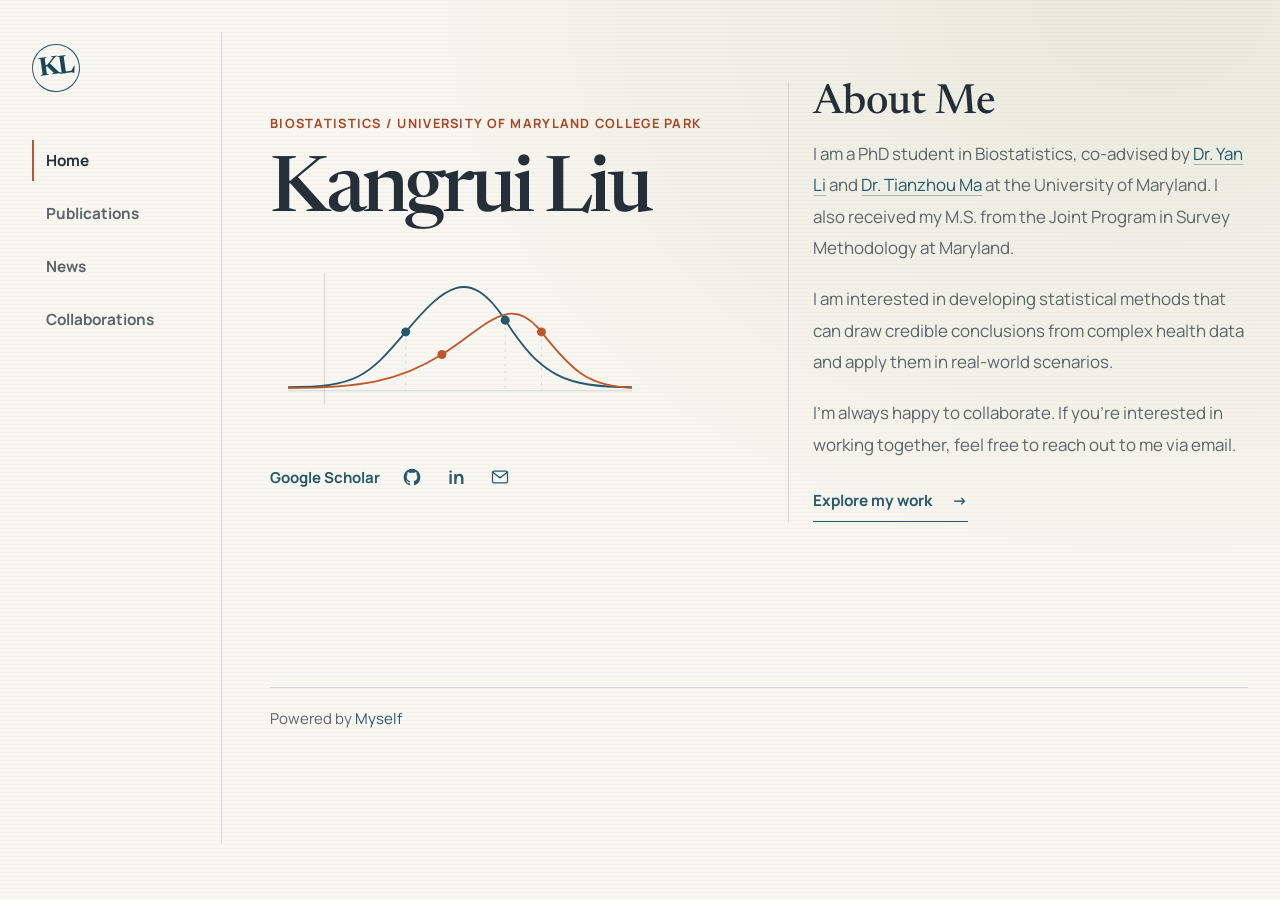
<file: index.html>
<!DOCTYPE html>
<html lang="en">
<head>
  <meta charset="UTF-8">
  <meta name="viewport" content="width=device-width, initial-scale=1.0">
  <meta
    name="description"
    content="Kangrui Liu's personal website."
  >
  <title>Kangrui Liu | RA@EPIB UMD</title>
  <link rel="preconnect" href="https://fonts.googleapis.com">
  <link rel="preconnect" href="https://fonts.gstatic.com" crossorigin>
  <link
    href="https://fonts.googleapis.com/css2?family=Newsreader:opsz,wght@6..72,500;6..72,700&family=Manrope:wght@400;500;600;700&display=swap"
    rel="stylesheet"
  >
  <link rel="stylesheet" href="styles.css">
</head>
<body>
  <div class="page-shell">
    <header class="site-header">
      <a class="site-mark" href="index.html" aria-label="Kangrui Liu home">KL</a>
      <nav class="site-nav" aria-label="Primary navigation">
        <a class="is-active" href="index.html" aria-current="page">Home</a>
        <a href="publications.html">Publications</a>
        <a href="news.html">News</a>
        <a href="collaborations.html">Collaborations</a>
      </nav>
    </header>
    <main>
      <section class="hero" id="home">
        <div class="hero-copy">
          <p class="eyebrow">Biostatistics / University of Maryland College Park</p>
          <h1 id="profile-name">Kangrui Liu</h1>
          <svg class="research-art" viewBox="0 0 420 180" fill="none" aria-hidden="true">
            <path d="M20 150H400M60 165V20" stroke="currentColor" opacity=".2"/>
            <path d="M20 146C95 146 108 135 150 85S220 10 260 72 325 146 400 146" stroke="currentColor" stroke-width="2"/>
            <path d="M20 147C100 147 142 140 190 110S265 40 300 85 353 145 400 147" stroke="#bf572d" stroke-width="2"/>
            <circle cx="150" cy="85" r="5" fill="currentColor"/><circle cx="260" cy="72" r="5" fill="currentColor"/>
            <circle cx="300" cy="85" r="5" fill="#bf572d"/><circle cx="190" cy="110" r="5" fill="#bf572d"/>
            <path d="M150 85V150M260 72V150M300 85V150" stroke="currentColor" opacity=".2" stroke-dasharray="3 5"/>
          </svg>
          <!-- <p class="hero-affiliation" id="profile-affiliation">University of Maryland, College Park</p> -->
          <div class="hero-links" aria-label="Profile links">
            <a href="#" target="_blank" rel="noreferrer" aria-label="Google Scholar" id="profile-scholar-link">Google Scholar</a>
            <a href="#" target="_blank" rel="noreferrer" aria-label="GitHub" id="profile-github-link">
              <svg viewBox="0 0 24 24" aria-hidden="true">
                <path d="M12 2C6.48 2 2 6.58 2 12.22c0 4.5 2.87 8.32 6.84 9.67.5.1.68-.22.68-.49 0-.24-.01-1.04-.01-1.88-2.78.62-3.37-1.21-3.37-1.21-.46-1.18-1.11-1.5-1.11-1.5-.91-.64.07-.63.07-.63 1 .07 1.53 1.05 1.53 1.05.9 1.57 2.35 1.12 2.92.86.09-.67.35-1.12.63-1.38-2.22-.26-4.55-1.14-4.55-5.09 0-1.12.39-2.03 1.03-2.75-.1-.26-.45-1.31.1-2.72 0 0 .84-.28 2.75 1.05A9.3 9.3 0 0 1 12 6.84c.85 0 1.7.12 2.5.36 1.9-1.33 2.74-1.05 2.74-1.05.55 1.41.2 2.46.1 2.72.64.72 1.03 1.63 1.03 2.75 0 3.96-2.34 4.82-4.57 5.08.36.32.68.95.68 1.91 0 1.38-.01 2.49-.01 2.83 0 .27.18.6.69.49A10.24 10.24 0 0 0 22 12.22C22 6.58 17.52 2 12 2Z"/>
              </svg>
            </a>
            <a href="#" target="_blank" rel="noreferrer" aria-label="LinkedIn" id="profile-linkedin-link">in</a>
            <a id="profile-contact-link" href="mailto:krliu67@umd.edu" aria-label="Email Kangrui Liu" title="Email: krliu67@umd.edu">
              <svg viewBox="0 0 24 24" stroke="currentColor" stroke-width="1.5" aria-hidden="true"><rect x="3" y="5" width="18" height="14" rx="2"/><path d="m3 6 9 7 9-7"/></svg>
            </a>
          </div>
        </div>
        <div class="intro-card">
          <h2>About Me</h2>
          <div id="about-content"></div>
          <a class="work-link" href="publications.html">Explore my work <span aria-hidden="true">&rarr;</span></a>
        </div>
      </section>
    </main>

    <footer class="site-footer">
      <p><span id="footer-prefix">Powered by</span> <a href="#" target="_blank" rel="noreferrer" id="footer-link">Me</a></p>
    </footer>
  </div>

  <script src="content.js"></script>
  <script src="script.js"></script>
</body>
</html>
</file>
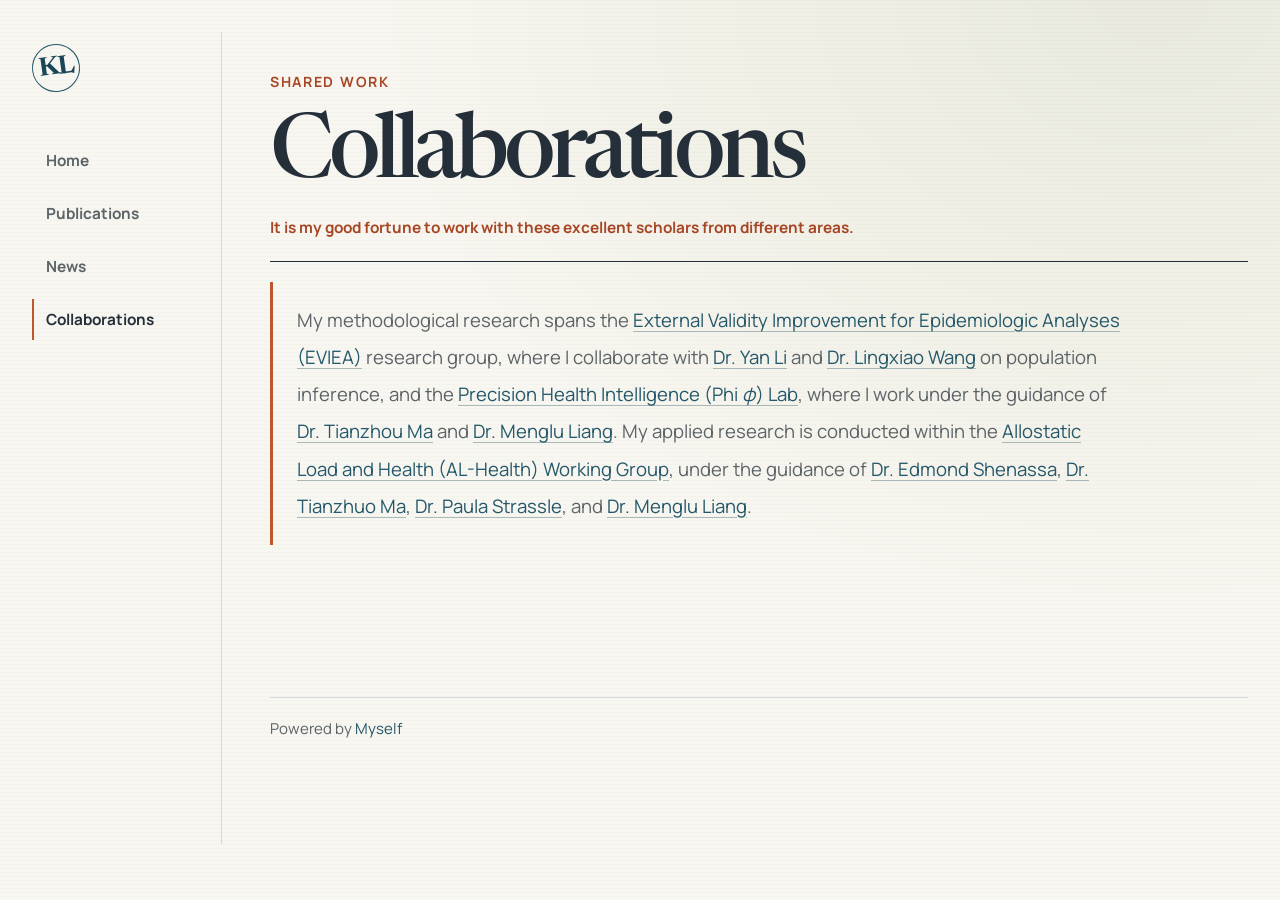
<file: collaborations.html>
<!DOCTYPE html>
<html lang="en">
<head>
  <meta charset="UTF-8">
  <meta name="viewport" content="width=device-width, initial-scale=1.0">
  <meta name="description" content="Research collaborations of Kangrui Liu.">
  <title>Collaborations | Kangrui Liu</title>
  <link rel="preconnect" href="https://fonts.googleapis.com">
  <link rel="preconnect" href="https://fonts.gstatic.com" crossorigin>
  <link href="https://fonts.googleapis.com/css2?family=Newsreader:opsz,wght@6..72,500;6..72,700&family=Manrope:wght@400;500;600;700&display=swap" rel="stylesheet">
  <link rel="stylesheet" href="styles.css">
</head>
<body>
  <div class="page-shell">
    <header class="site-header">
      <a class="site-mark" href="index.html" aria-label="Kangrui Liu home">KL</a>
      <nav class="site-nav" aria-label="Primary navigation">
        <a href="index.html">Home</a>
        <a href="publications.html">Publications</a>
        <a href="news.html">News</a>
        <a class="is-active" href="collaborations.html" aria-current="page">Collaborations</a>
      </nav>
    </header>
    <main>
      <section class="section page-section" id="collaborators">
        <div class="section-heading">
          <p class="eyebrow">Shared work</p>
          <h1>Collaborations</h1>
          <p class="section-note collaborations-note-plain" id="collaborations-note"><strong>It is my good fortune to work with these excellent scholars from different areas.</strong></p>
        </div>
        <div class="list-card collaborations-card">
          <div class="collaborations-text" id="collaborations-list"></div>
        </div>
      </section>
    </main>
    <footer class="site-footer"><p><span id="footer-prefix">Powered by</span> <a href="#" target="_blank" rel="noreferrer" id="footer-link">Me</a></p></footer>
  </div>
  <script src="content.js"></script>
  <script src="script.js"></script>
</body>
</html>
</file>
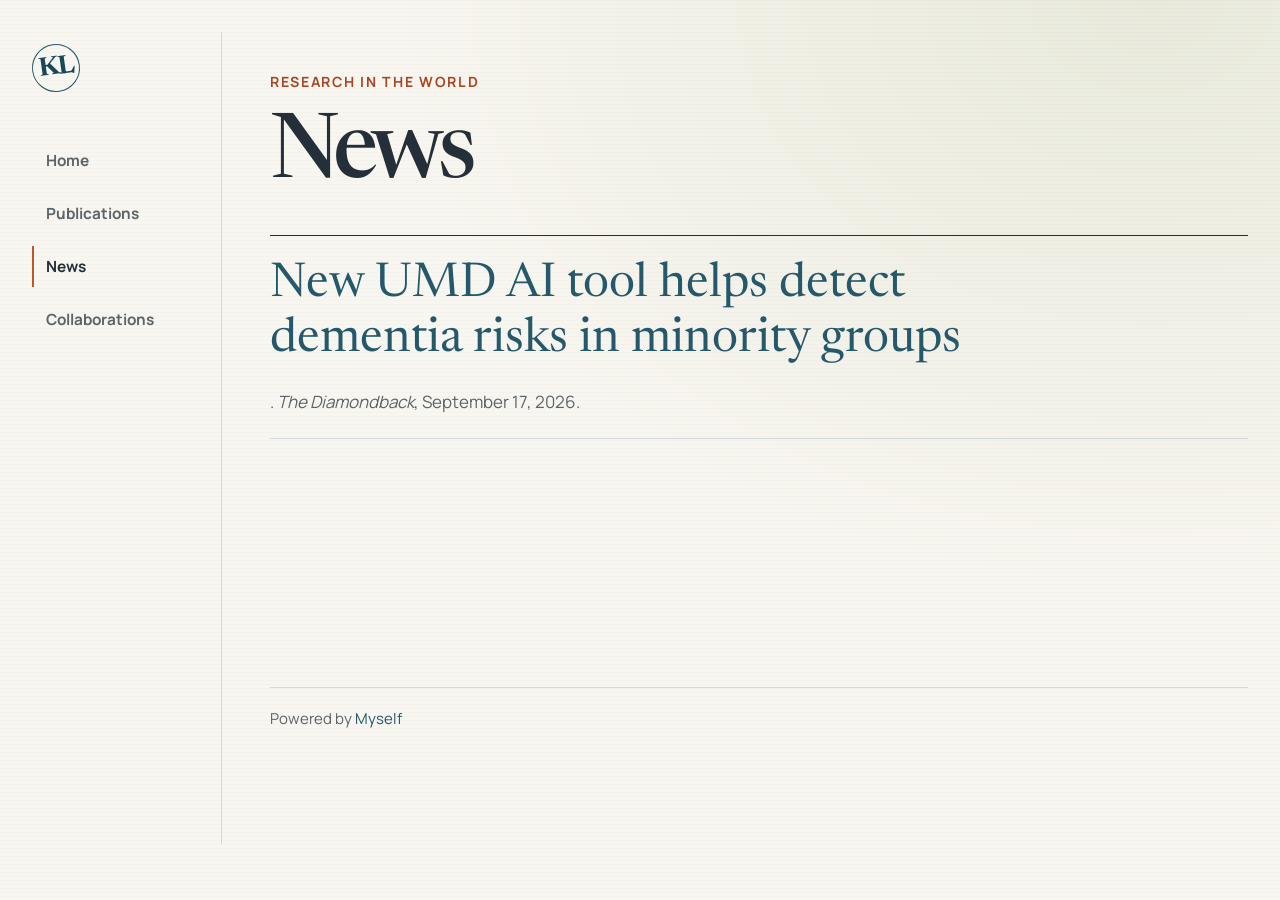
<file: news.html>
<!DOCTYPE html>
<html lang="en">
<head>
  <meta charset="UTF-8">
  <meta name="viewport" content="width=device-width, initial-scale=1.0">
  <meta name="description" content="News coverage featuring Kangrui Liu's research.">
  <title>News | Kangrui Liu</title>
  <link rel="preconnect" href="https://fonts.googleapis.com">
  <link rel="preconnect" href="https://fonts.gstatic.com" crossorigin>
  <link href="https://fonts.googleapis.com/css2?family=Newsreader:opsz,wght@6..72,500;6..72,700&family=Manrope:wght@400;500;600;700&display=swap" rel="stylesheet">
  <link rel="stylesheet" href="styles.css">
</head>
<body>
  <div class="page-shell">
    <header class="site-header">
      <a class="site-mark" href="index.html" aria-label="Kangrui Liu home">KL</a>
      <nav class="site-nav" aria-label="Primary navigation">
        <a href="index.html">Home</a>
        <a href="publications.html">Publications</a>
        <a class="is-active" href="news.html" aria-current="page">News</a>
        <a href="collaborations.html">Collaborations</a>
      </nav>
    </header>
    <main>
      <section class="section page-section" id="news">
        <div class="section-heading">
          <p class="eyebrow">Research in the world</p>
          <h1>News</h1>
        </div>
        <div class="list-card" id="news-list"></div>
      </section>
    </main>
    <footer class="site-footer"><p><span id="footer-prefix">Powered by</span> <a href="#" target="_blank" rel="noreferrer" id="footer-link">Me</a></p></footer>
  </div>
  <script src="content.js"></script>
  <script src="script.js"></script>
</body>
</html>
</file>
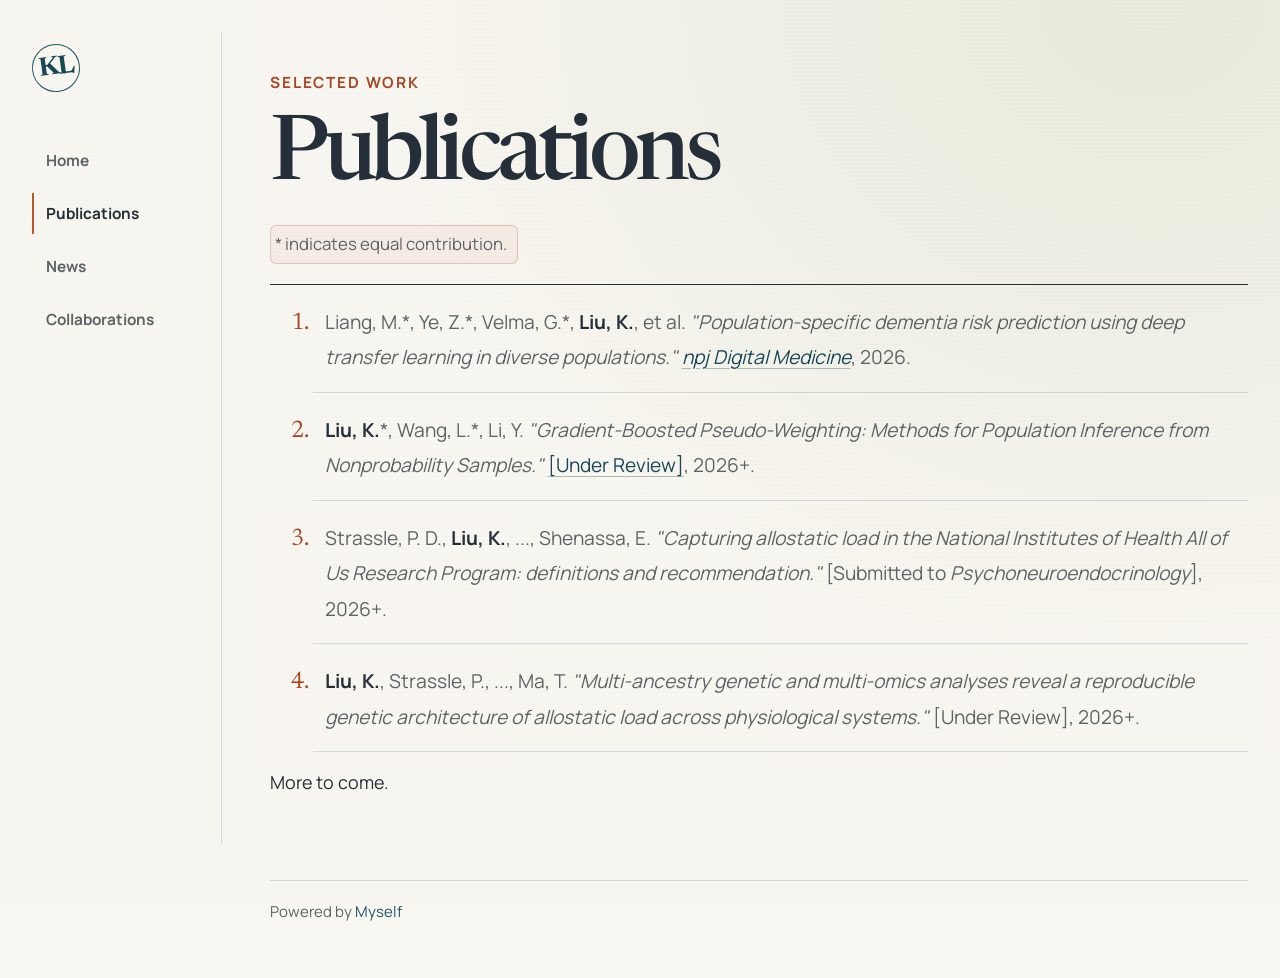
<file: publications.html>
<!DOCTYPE html>
<html lang="en">
<head>
  <meta charset="UTF-8">
  <meta name="viewport" content="width=device-width, initial-scale=1.0">
  <meta name="description" content="Publications by Kangrui Liu.">
  <title>Publications | Kangrui Liu</title>
  <link rel="preconnect" href="https://fonts.googleapis.com">
  <link rel="preconnect" href="https://fonts.gstatic.com" crossorigin>
  <link href="https://fonts.googleapis.com/css2?family=Newsreader:opsz,wght@6..72,500;6..72,700&family=Manrope:wght@400;500;600;700&display=swap" rel="stylesheet">
  <link rel="stylesheet" href="styles.css">
</head>
<body>
  <div class="page-shell">
    <header class="site-header">
      <a class="site-mark" href="index.html" aria-label="Kangrui Liu home">KL</a>
      <nav class="site-nav" aria-label="Primary navigation">
        <a href="index.html">Home</a>
        <a class="is-active" href="publications.html" aria-current="page">Publications</a>
        <a href="news.html">News</a>
        <a href="collaborations.html">Collaborations</a>
      </nav>
    </header>
    <main>
      <section class="section page-section" id="publications">
        <div class="section-heading">
          <p class="eyebrow">Selected work</p>
          <h1>Publications</h1>
          <div class="contribution-note">
            <!-- <span class="contribution-star" aria-hidden="true">*</span> -->
            <p class="section-note" id="publications-note">* indicates equal contribution.</p>
          </div>
        </div>
        <div class="list-card" id="publications-list"></div>
        <p class="publications-more">More to come.</p>
      </section>
    </main>
    <footer class="site-footer"><p><span id="footer-prefix">Powered by</span> <a href="#" target="_blank" rel="noreferrer" id="footer-link">Me</a></p></footer>
  </div>
  <script src="content.js"></script>
  <script src="script.js"></script>
</body>
</html>
</file>
<file: styles.css>
:root {
  --bg: #f8f6f0;
  --bg-soft: #eaf0ff;
  --panel: #ffffff;
  --panel-strong: #f4f7ff;
  --line: rgba(30, 67, 140, 0.16);
  --text: #242f39;
  --muted: #5c6468;
  --accent: #24586a;
  --accent-strong: #194758;
  --shadow: 0 18px 45px rgba(30, 67, 140, 0.11);
  --radius-lg: 24px;
  --radius-md: 18px;
  --radius-sm: 999px;
  --content-width: 1080px;
}

* {
  box-sizing: border-box;
}

html {
  scroll-behavior: smooth;
}

body {
  margin: 0;
  min-height: 100vh;
  color: var(--text);
  font-family: "Manrope", sans-serif;
  font-size: 15px;
  background:
    radial-gradient(circle at 4% 2%, rgba(126, 171, 255, 0.32), transparent 28%),
    radial-gradient(circle at 98% 22%, rgba(255, 212, 137, 0.25), transparent 25%),
    linear-gradient(180deg, #fbfcff 0%, #f2f6ff 56%, #f9fbff 100%);
}

body::before {
  content: "";
  position: fixed;
  inset: 0;
  pointer-events: none;
  background:
    linear-gradient(rgba(35, 100, 216, 0.035) 1px, transparent 1px),
    linear-gradient(90deg, rgba(35, 100, 216, 0.035) 1px, transparent 1px);
  background-size: 42px 42px;
  mask-image: radial-gradient(circle at center, black, transparent 86%);
}

a {
  color: inherit;
  text-decoration: none;
}

.page-shell {
  width: min(calc(100% - 32px), var(--content-width));
  margin: 0 auto;
  padding: 32px 0 56px;
}

.site-header {
  display: flex;
  align-items: center;
  justify-content: space-between;
  gap: 24px;
  margin-bottom: 22px;
  padding: 10px 0;
}

.site-mark {
  color: var(--accent-strong);
  font-family: "Newsreader", serif;
  font-size: 1.65rem;
  font-weight: 700;
  letter-spacing: -0.08em;
}

.site-nav {
  display: flex;
  flex-wrap: wrap;
  justify-content: flex-end;
  gap: 4px;
}

.site-nav a {
  padding: 8px 11px;
  border-radius: var(--radius-sm);
  color: var(--muted);
  font-size: 0.82rem;
  font-weight: 700;
}

.site-nav a:hover,
.site-nav a.is-active {
  color: var(--accent-strong);
  background: rgba(35, 100, 216, 0.1);
}

h1,
h2,
h3 {
  font-family: "Newsreader", serif;
}

.hero {
  display: grid;
  grid-template-columns: minmax(280px, 420px) minmax(0, 1fr);
  gap: 24px;
  align-items: stretch;
  padding: 20px 0 28px;
}

.hero-copy h1 {
  margin: 0 0 6px;
  color: var(--accent);
  font-size: clamp(2.4rem, 6vw, 3.8rem);
  line-height: 1;
  text-align: center;
  letter-spacing: -0.05em;
}

.content-card p,
.list-item p,
.collaborator-card p {
  color: var(--muted);
  font-size: 0.95rem;
  line-height: 1.65;
}

.hero-copy {
  display: flex;
  flex-direction: column;
  justify-content: center;
  width: 100%;
  margin: 0;
  padding: 24px 20px 16px;
  border: 1px solid var(--line);
  border-radius: var(--radius-lg);
  background: linear-gradient(145deg, rgba(255, 255, 255, 0.97), rgba(242, 247, 255, 0.94));
  box-shadow: var(--shadow);
  text-align: center;
}

.intro-card {
  padding: 24px;
  border: 1px solid var(--line);
  border-radius: var(--radius-lg);
  background: linear-gradient(145deg, rgba(255, 255, 255, 0.97), rgba(242, 247, 255, 0.94));
  box-shadow: var(--shadow);
}

.intro-card h2 {
  margin: 0 0 14px;
  font-size: 1.7rem;
}

.intro-card p {
  margin: 0;
  color: var(--muted);
  font-size: 0.95rem;
  line-height: 1.7;
}

#about-content {
  display: grid;
  gap: 14px;
}

.hero-role,
.hero-affiliation,
.hero-email {
  margin: 5px 0 0;
  color: var(--muted);
  font-size: 0.95rem;
  line-height: 1.5;
}

.hero-role {
  margin-top: 4px;
  color: var(--text);
  font-weight: 700;
}

.hero-email-note {
  color: #6d7e9f;
  font-size: 0.8rem;
  letter-spacing: 0.01em;
}

.hero-email {
  margin-top: 6px;
  font-size: 0.92rem;
}

.hero-links {
  display: flex;
  justify-content: center;
  gap: 20px;
  margin-top: 12px;
}

.hero-links a,
.cv-link {
  color: var(--accent);
}

.hero-links a {
  display: inline-flex;
  align-items: center;
  justify-content: center;
  min-width: 24px;
  min-height: 24px;
  font-size: 1.05rem;
  font-weight: 700;
}

#profile-scholar-link {
  font-size: 0.82rem;
}

.hero-links svg {
  width: 20px;
  height: 20px;
  fill: currentColor;
}

.hero-panel,
.content-card,
.list-card,
.collaborator-card {
  border: 1px solid var(--line);
  border-radius: var(--radius-lg);
  background: linear-gradient(145deg, rgba(255, 255, 255, 0.98), rgba(242, 247, 255, 0.96));
  box-shadow: var(--shadow);
}

.hero-panel {
  padding: 14px 16px;
}

.search-input {
  width: 100%;
  border: 1px solid var(--line);
  border-radius: 14px;
  padding: 12px 14px;
  color: var(--text);
  font-size: 0.95rem;
  background: rgba(255, 255, 255, 0.03);
  outline: none;
}

.search-input:focus {
  border-color: rgba(86, 182, 255, 0.55);
  box-shadow: 0 0 0 3px rgba(86, 182, 255, 0.12);
}

.chatbox-panel {
  display: grid;
  gap: 12px;
}

.chatbox-messages {
  display: grid;
  gap: 10px;
}

.chatbox-message {
  padding: 14px 16px;
  border: 1px solid var(--line);
  border-radius: 16px;
  background: rgba(255, 255, 255, 0.03);
}

.chatbox-message.user {
  border-color: rgba(86, 182, 255, 0.4);
  background: rgba(86, 182, 255, 0.08);
}

.chatbox-label {
  display: block;
  margin-bottom: 6px;
  color: var(--accent-strong);
  font-size: 0.78rem;
  font-weight: 700;
  letter-spacing: 0.04em;
  text-transform: uppercase;
}

.chatbox-message p {
  margin: 0;
  color: var(--muted);
  font-size: 0.95rem;
  line-height: 1.65;
}

.chatbox-form {
  display: grid;
  grid-template-columns: minmax(0, 1fr) auto;
  gap: 10px;
}

.chatbox-input {
  min-width: 0;
}

.cv-link {
  display: inline-flex;
  margin-bottom: 0;
  padding: 10px 14px;
  border: 1px solid var(--line);
  border-radius: var(--radius-sm);
  color: var(--accent-strong);
  font-size: 0.92rem;
  font-weight: 700;
  background: rgba(255, 255, 255, 0.04);
  cursor: pointer;
}

.cv-status {
  display: inline-flex;
  margin-left: 10px;
  color: #6d7e9f;
  font-size: 0.82rem;
  vertical-align: middle;
}

.visitor-map-panel {
  display: grid;
  gap: 10px;
}

.visitor-map-canvas {
  width: 100%;
  min-height: 320px;
}

.visitor-map-status {
  margin: 0;
  color: var(--muted);
  font-size: 0.82rem;
}

.section {
  padding: 18px 0;
}

.page-section {
  min-height: calc(100vh - 175px);
  padding-top: clamp(36px, 8vw, 84px);
}

.page-section .section-heading {
  margin-bottom: 20px;
}

.page-section h1 {
  margin: 2px 0 0;
  color: var(--text);
  font-size: clamp(2.6rem, 7vw, 4.8rem);
  letter-spacing: -0.06em;
}

.eyebrow {
  margin: 0;
  color: var(--accent);
  font-size: 0.76rem;
  font-weight: 700;
  letter-spacing: 0.12em;
  text-transform: uppercase;
}

.section-heading {
  margin-bottom: 10px;
}

.section-heading h2 {
  margin: 0;
  font-size: clamp(1.45rem, 3vw, 2.2rem);
  letter-spacing: -0.04em;
}

.section-note {
  margin: 4px 0 0;
  color: var(--muted);
  font-size: 0.85rem;
}

.section-note-emphasis {
  color: #b83f4d;
}

.collaborations-plain {
  padding-top: 18px;
}

.collaborations-note-plain {
  margin-top: 4px;
  color: #b83f4d;
}

.collaborations-card {
  border-left: 3px solid rgba(35, 100, 216, 0.65);
}

.content-card,
.list-card {
  padding: 18px;
}

.list-card {
  display: grid;
  gap: 8px;
}

.publication-list {
  display: grid;
  gap: 6px;
  margin: 0;
  padding-left: 1.5em;
}

.publication-list li {
  padding-left: 0.15em;
  color: var(--muted);
  font-size: 0.95rem;
  line-height: 1.55;
}

.publication-list a {
  color: var(--accent-strong);
}

.list-item + .list-item {
  padding-top: 8px;
  border-top: 1px solid var(--line);
}

.list-item p {
  margin: 0;
}

.collaborations-text {
  color: var(--muted);
  font-size: 0.95rem;
  line-height: 1.7;
}

.collaborations-text a {
  color: var(--accent);
}

.site-footer {
  padding-top: 20px;
  text-align: center;
}

.site-footer p {
  margin: 0;
  color: var(--muted);
  font-size: 0.82rem;
}

.footer-counter,
.footer-analytics {
  margin-bottom: 6px;
}

.site-footer a {
  color: var(--accent);
}

.admin-page {
  display: grid;
  gap: 18px;
}

.admin-card h1 {
  margin: 0 0 12px;
  font-size: clamp(2rem, 5vw, 3rem);
}

.admin-actions {
  display: flex;
  flex-wrap: wrap;
  gap: 10px;
  margin-top: 16px;
}

.content-editor {
  width: 100%;
  min-height: 560px;
  border: 1px solid var(--line);
  border-radius: 16px;
  padding: 16px;
  color: var(--text);
  font: 0.92rem/1.6 Consolas, "Courier New", monospace;
  background: rgba(255, 255, 255, 0.03);
  resize: vertical;
}

@media (max-width: 900px) {
  .hero {
    grid-template-columns: 1fr;
    gap: 16px;
  }
}

@media (max-width: 720px) {
  body {
    font-size: 14px;
  }

  .page-shell {
    width: min(calc(100% - 20px), var(--content-width));
    padding-top: 18px;
    padding-bottom: 40px;
  }

  .site-header {
    align-items: flex-start;
    gap: 12px;
    margin-bottom: 12px;
  }

  .site-nav {
    gap: 2px;
  }

  .site-nav a {
    padding: 6px 8px;
    font-size: 0.74rem;
  }

  .hero {
    gap: 14px;
    padding-top: 6px;
    padding-bottom: 20px;
  }

  .hero-copy h1 {
    font-size: clamp(2.2rem, 13vw, 3.1rem);
  }

  .intro-card {
    padding: 20px 18px;
  }

  .hero-copy {
    padding: 20px 16px 14px;
  }

  .hero-links {
    gap: 18px;
    margin-top: 18px;
  }

  .section {
    padding: 12px 0;
  }

  .page-section {
    min-height: calc(100vh - 140px);
    padding-top: 36px;
  }

  .content-card,
  .list-card,
  .hero-panel {
    padding: 16px;
  }

  .list-item p {
    font-size: 0.92rem;
  }

  .chatbox-form {
    grid-template-columns: 1fr;
  }

  .visitor-map-canvas {
    min-height: 260px;
  }

  .site-footer {
    padding-top: 16px;
  }
}

/* An editorial layout shared by the four public pages. */
body {
  background: radial-gradient(ellipse at 90% 0%, #e9eadd 0%, transparent 48%), var(--bg);
}

body::before {
  background: repeating-linear-gradient(0deg, transparent 0 3px, rgba(79, 72, 48, .018) 3px 4px);
  mask-image: none;
}

.page-shell {
  position: relative;
  width: min(calc(100% - 64px), 1160px);
}

.site-header {
  border-bottom: 1px solid var(--text);
  padding: 0 0 20px;
  margin-bottom: 0;
}

.site-mark {
  display: grid;
  place-items: center;
  width: 48px;
  height: 48px;
  border: 1px solid var(--accent);
  border-radius: 50%;
  transform: rotate(-8deg);
}

.site-nav a {
  border-radius: 0;
  padding: 12px 0;
  margin-left: 24px;
  border-bottom: 2px solid transparent;
}

.site-nav a:hover,
.site-nav a.is-active {
  background: transparent;
  border-bottom-color: #bf572d;
  color: var(--text);
}

a:focus-visible {
  outline: 2px solid #bf572d;
  outline-offset: 5px;
}

.hero {
  grid-template-columns: 1.05fr 1fr;
  gap: clamp(30px, 6vw, 90px);
  padding: 48px 0;
  align-items: center;
  min-height: 60vh;
}

.hero-copy,
.intro-card,
.page-section .list-card {
  padding: 0;
  border: 0;
  border-radius: 0;
  background: transparent;
  box-shadow: none;
  min-width: 0;
}

.hero-copy {
  text-align: left;
  justify-content: flex-start;
}

.hero-copy .eyebrow {
  margin-bottom: 24px;
  font-size: .67rem;
  letter-spacing: .1em;
}

.hero-copy h1 {
  text-align: left;
  color: var(--text);
  font-weight: 500;
  font-size: clamp(4rem, 7.5vw, 6.4rem);
  line-height: .98;
  max-width: 450px;
}

.research-art {
  display: block;
  width: 85%;
  max-width: 380px;
  margin: 18px 0 24px;
  color: var(--accent);
}

.hero-links { justify-content: flex-start; margin-top: 22px; }
.hero-email-note { color: var(--muted); }
.intro-card { border-left: 1px solid var(--line); padding-left: 24px; }
.intro-card h2 { font-weight: 500; font-size: 2.6rem; }
.intro-card p { line-height: 1.85; }
#about-content { gap: 20px; }
#about-content a {
  color: var(--accent);
  text-decoration: underline;
  text-decoration-color: #a7b8b6;
  text-underline-offset: 4px;
}
#about-content a:hover { text-decoration-color: currentColor; }

.work-link {
  display: inline-flex;
  align-items: center;
  gap: 20px;
  margin-top: 20px;
  padding: 10px 0;
  color: var(--accent);
  border-bottom: 1px solid var(--accent);
  font-size: .85rem;
  font-weight: 700;
}

.work-link span { transition: transform .2s; }
.work-link:hover span { transform: translateX(5px); }
.page-section { padding: 40px 0 48px; min-height: 60vh; }
.page-section .section-heading { border-bottom: 1px solid var(--text); padding-bottom: 20px; margin-bottom: 0; }
.page-section h1 { font-weight: 500; font-size: clamp(2.7rem, 7vw, 6rem); margin: 20px 0 14px; }
.eyebrow { color: #a74625; }
.page-section .section-note { line-height: 1.7; }
.publication-list { padding-left: 2.5em; gap: 0; }
.publication-list li { padding: 16px 0 16px 12px; border-bottom: 1px solid var(--line); line-height: 1.8; }
.publication-list li::marker { color: #a74625; font-family: "Newsreader", serif; font-size: 1.5rem; }
.publication-list strong { color: var(--text); }
.publication-list a,
.collaborations-text a { text-decoration: underline; text-underline-offset: 4px; text-decoration-color: #a7b8b6; }
#news-list .list-item { padding: 22px 0; border-bottom: 1px solid var(--line); }
#news-list .list-item p { max-width: 780px; }
#news-list .list-item a { display: block; font-family: "Newsreader", serif; font-size: clamp(1.8rem, 4vw, 3rem); line-height: 1.15; color: var(--accent); margin-bottom: 20px; }
#news-list .list-item a:hover { text-decoration: underline; text-decoration-thickness: 1px; text-underline-offset: 5px; }
.page-section .collaborations-card { padding: 20px 0 20px 24px; margin-top: 20px; border-left: 3px solid #bf572d; max-width: 850px; }
.collaborations-text { font-size: 1.08rem; line-height: 2; }
.collaborations-note-plain { color: #a74625; }
.site-header ~ .site-footer,
.page-shell > .site-footer { text-align: left; border-top: 1px solid var(--line); padding-top: 20px; }

@keyframes page-enter {
  from { opacity: 0; transform: translateY(12px); }
  to { opacity: 1; transform: translateY(0); }
}

@media (prefers-reduced-motion: no-preference) {
  main { animation: page-enter .55s ease-out both; }
}

@media (max-width: 800px) {
  .hero { grid-template-columns: 1fr; padding: 28px 0; gap: 28px; }
  .hero-copy h1 { max-width: none; font-size: clamp(3.7rem, 11vw, 6rem); }
  .research-art { max-width: 280px; margin: 12px 0; }
  .intro-card { border-left: 0; border-top: 1px solid var(--line); padding: 28px 0 0; }
}

@media (max-width: 540px) {
  .page-shell { width: calc(100% - 36px); }
  .site-header { flex-direction: column; gap: 12px; padding-bottom: 10px; }
  .site-nav { width: 100%; justify-content: space-between; gap: 4px; }
  .site-nav a { margin-left: 0; padding: 10px 0; font-size: .72rem; }
  .page-section { padding: 24px 0 32px; }
  .page-section h1 { font-size: clamp(2.5rem, 10vw, 3.5rem); overflow-wrap: anywhere; }
  .publication-list { padding-left: 1.7em; }
  .publication-list li { padding-left: 8px; font-size: .9rem; }
  .page-section .collaborations-card { padding: 16px 0 16px 20px; }
  .collaborations-text { font-size: .95rem; }
}

@media (min-width: 1000px) {
  .page-shell:has(> .site-header) {
    display: grid;
    grid-template-columns: 190px minmax(0, 1fr);
    column-gap: 48px;
    width: min(calc(100% - 64px), 1340px);
    min-height: 100vh;
  }

  .site-header {
    grid-column: 1;
    grid-row: 1 / 3;
    position: sticky;
    top: 32px;
    align-self: start;
    flex-direction: column;
    align-items: flex-start;
    justify-content: flex-start;
    min-height: calc(100vh - 88px);
    padding: 12px 24px 24px 0;
    border-bottom: 0;
    border-right: 1px solid var(--line);
    gap: 48px;
  }

  .site-nav {
    flex-direction: column;
    align-items: stretch;
    width: 100%;
    gap: 12px;
  }

  .site-nav a {
    margin: 0;
    padding: 10px 0 10px 12px;
    border-bottom: 0;
    border-left: 2px solid transparent;
  }

  .site-nav a:hover,
  .site-nav a.is-active { border-left-color: #bf572d; }

  .page-shell > main { grid-column: 2; min-width: 0; }
  .page-shell > .site-footer { grid-column: 2; }
  .hero { gap: 36px; }
  .hero-copy h1 { font-size: clamp(4rem, 6vw, 6.4rem); }
}

/* Increase reading sizes independently of the display headings. */
#profile-contact-link svg { fill: none; }

body { font-size: 17px; }
.intro-card p,
.content-card p,
.list-item p,
.collaborator-card p,
.publication-list li,
.hero-role,
.hero-affiliation { font-size: 1.06rem; }
.collaborations-text { font-size: 1.16rem; }
.site-nav a,
.section-note,
.work-link { font-size: .96rem; }
.hero-email-note,
.hero-email,
#profile-scholar-link,
.site-footer p { font-size: .94rem; }
.hero-links a { font-size: 1.15rem; }
.eyebrow { font-size: .88rem; }
.hero-copy .eyebrow { font-size: .8rem; }

@media (max-width: 540px) {
  .site-nav { justify-content: flex-start; column-gap: 18px; }
  .site-nav a { font-size: .88rem; }
  .publication-list li,
  .collaborations-text { font-size: 1.04rem; }
}

#publications .publication-list li {
  font-size: clamp(1.12rem, 1.6vw, 1.2rem);
  line-height: 1.85;
}

.contribution-note {
  display: inline-flex;
  align-items: center;
  gap: 8px;
  margin-top: 8px;
  padding: 4px 10px 4px 4px;
  border: 1px solid rgba(167, 70, 37, .25);
  border-radius: 6px;
  background: rgba(191, 87, 45, .05);
}

.contribution-star {
  display: grid;
  place-items: center;
  flex: 0 0 26px;
  height: 26px;
  padding-top: 7px;
  border-radius: 50%;
  background: #a74625;
  color: #fff;
  font-family: "Newsreader", serif;
  font-size: 1.65rem;
}

#publications-note { margin: 0; font-size: 1.05rem; }
#publications .eyebrow { font-size: .96rem; }
.publications-more { font-size: 1.12rem; min-height: 44px; }
</file>
